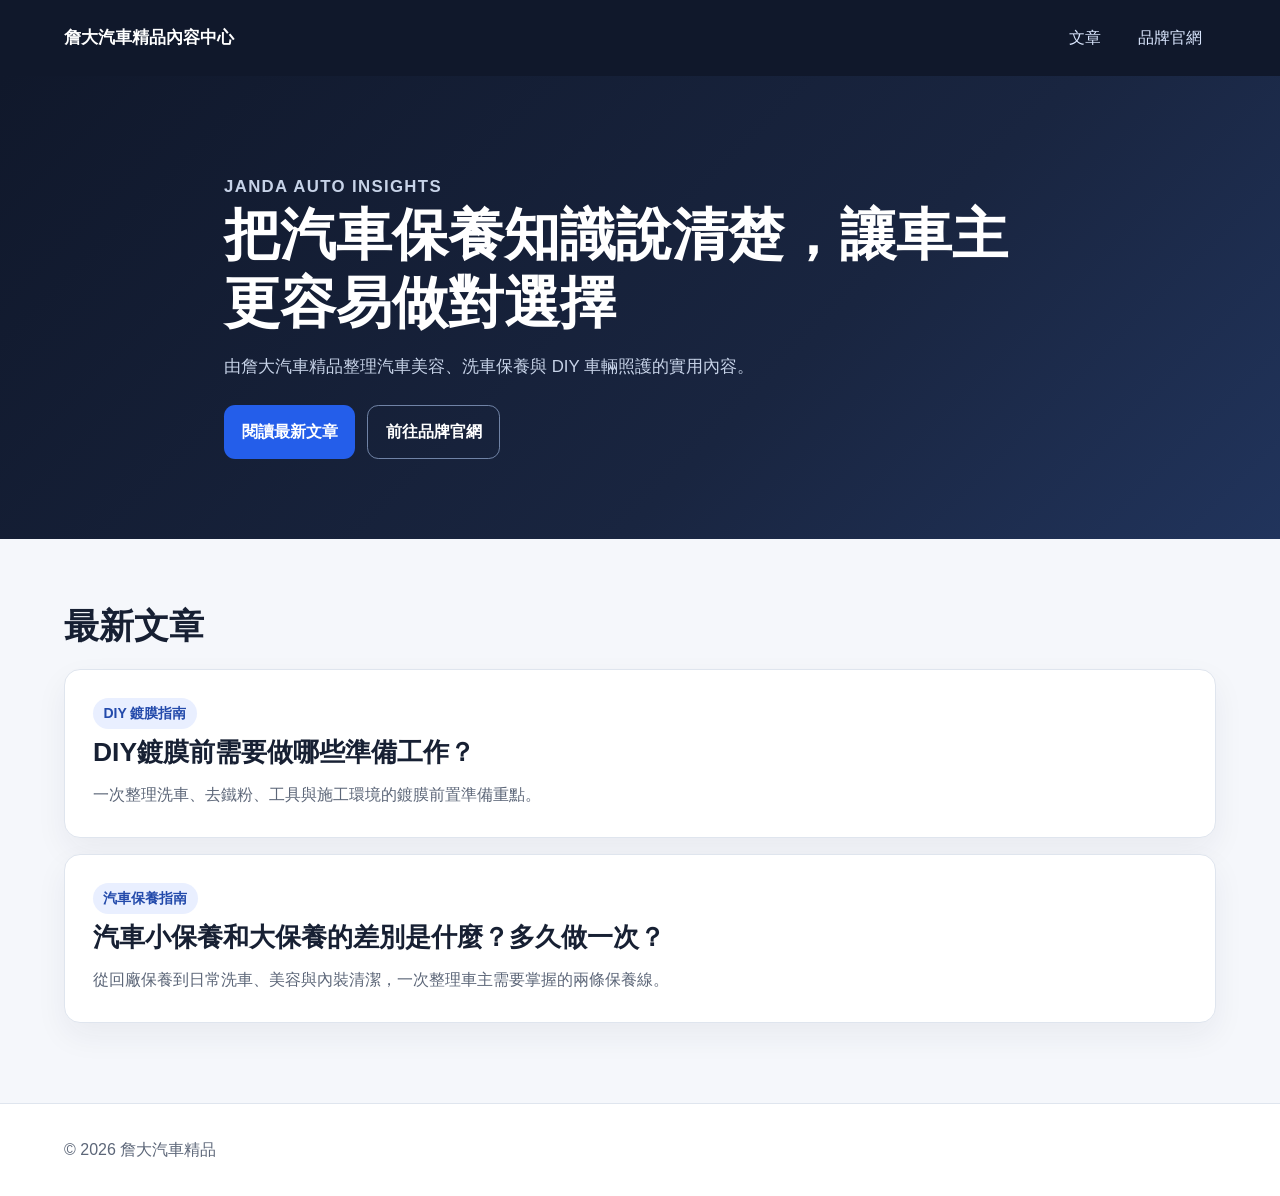
<file: index.html>
<!doctype html>
<html lang="zh-Hant-TW">
<head>
  <meta charset="utf-8">
  <meta name="viewport" content="width=device-width, initial-scale=1">
  <title>詹大汽車精品內容中心</title>
  <meta name="description" content="詹大汽車精品官方內容入口，提供汽車美容、洗車保養與 DIY 車輛照護文章。">
  <meta name="robots" content="index,follow,max-snippet:-1,max-image-preview:large">
  <link rel="canonical" href="https://jimmy-xinhow.github.io/">
  <link rel="alternate" type="text/plain" href="https://jimmy-xinhow.github.io/llms.txt" title="llms.txt">
  <link rel="stylesheet" href="/assets/site.css">
</head>
<body>
  <a class="skip-link" href="#main">跳至主要內容</a>
  <header class="site-header">
    <div class="header-inner">
      <a class="brand-link" href="/">詹大汽車精品內容中心</a>
      <nav class="site-nav" aria-label="主要導覽">
        <a href="/blog/">文章</a>
        <a href="/janda-auto/">品牌官網</a>
      </nav>
    </div>
  </header>
  <main id="main">
    <section class="hero">
      <div class="shell hero-copy">
        <p class="eyebrow">Janda Auto Insights</p>
        <h1>把汽車保養知識說清楚，讓車主更容易做對選擇</h1>
        <p>由詹大汽車精品整理汽車美容、洗車保養與 DIY 車輛照護的實用內容。</p>
        <div class="button-row">
          <a class="button" href="/blog/">閱讀最新文章</a>
          <a class="button button-secondary" href="/janda-auto/">前往品牌官網</a>
        </div>
      </div>
    </section>
    <section class="content-section">
      <div class="shell">
        <h2 class="section-heading">最新文章</h2>
        <a class="article-card" href="/blog/diy/">
          <span class="tag">DIY 鍍膜指南</span>
          <h2>DIY鍍膜前需要做哪些準備工作？</h2>
          <p>一次整理洗車、去鐵粉、工具與施工環境的鍍膜前置準備重點。</p>
        </a>
        <a class="article-card" href="/blog/official-guide-insights/" style="margin-top: 1rem;">
          <span class="tag">汽車保養指南</span>
          <h2>汽車小保養和大保養的差別是什麼？多久做一次？</h2>
          <p>從回廠保養到日常洗車、美容與內裝清潔，一次整理車主需要掌握的兩條保養線。</p>
        </a>
      </div>
    </section>
  </main>
  <footer class="site-footer">
    <div class="shell"><p>© 2026 詹大汽車精品</p></div>
  </footer>
</body>
</html>
</file>
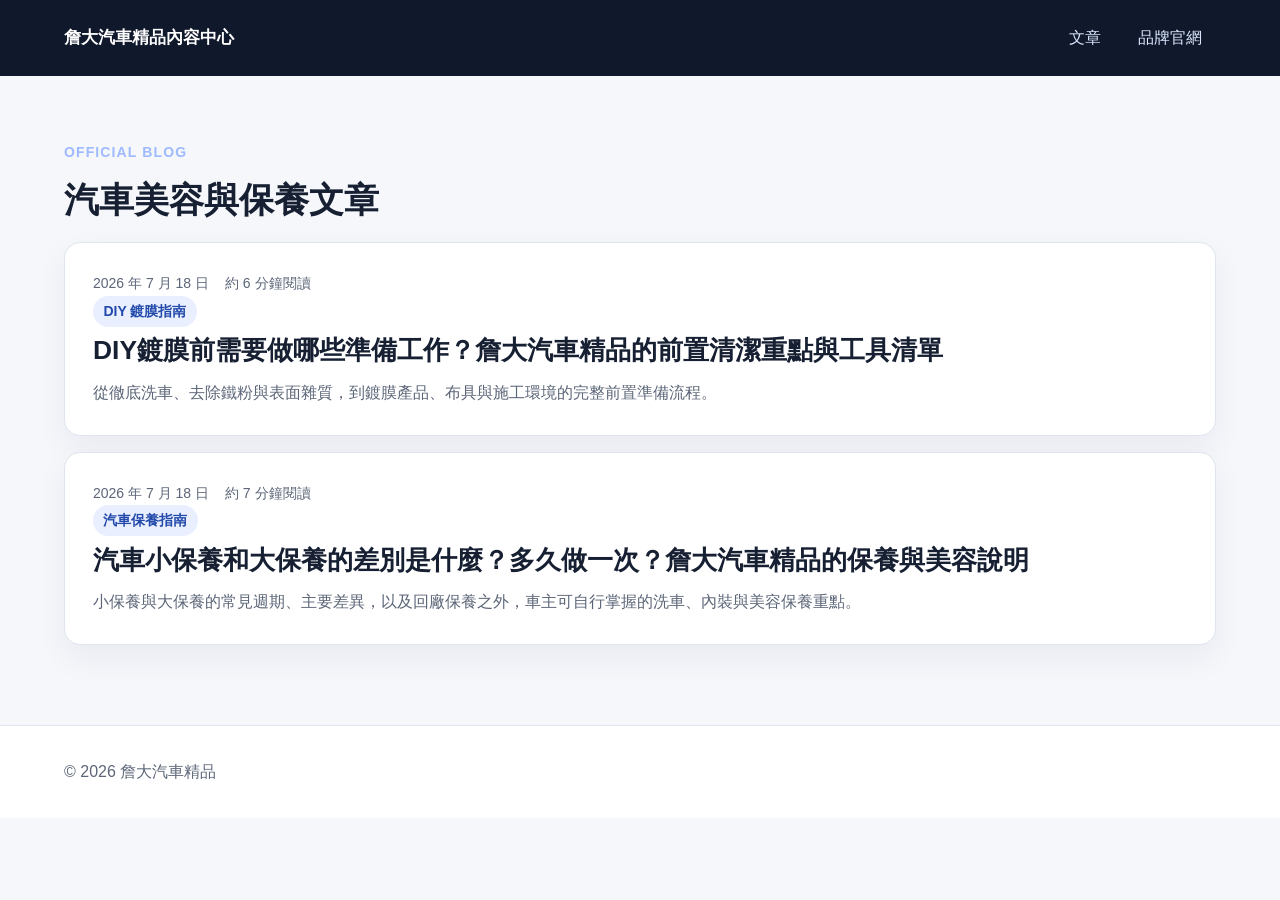
<file: blog/index.html>
<!doctype html>
<html lang="zh-Hant-TW">
<head>
  <meta charset="utf-8">
  <meta name="viewport" content="width=device-width, initial-scale=1">
  <title>汽車美容與保養文章｜詹大汽車精品</title>
  <meta name="description" content="詹大汽車精品汽車美容、洗車保養、鍍膜清潔與 DIY 車輛照護文章。">
  <meta name="robots" content="index,follow,max-snippet:-1,max-image-preview:large">
  <link rel="canonical" href="https://jimmy-xinhow.github.io/blog/">
  <link rel="alternate" type="text/plain" href="https://jimmy-xinhow.github.io/llms.txt" title="llms.txt">
  <meta property="og:type" content="website">
  <meta property="og:locale" content="zh_TW">
  <meta property="og:site_name" content="詹大汽車精品內容中心">
  <meta property="og:title" content="汽車美容與保養文章｜詹大汽車精品">
  <meta property="og:description" content="汽車美容、洗車保養、鍍膜清潔與 DIY 車輛照護文章。">
  <meta property="og:url" content="https://jimmy-xinhow.github.io/blog/">
  <link rel="stylesheet" href="/assets/site.css">
  <script type="application/ld+json">
  {
    "@context": "https://schema.org",
    "@type": "CollectionPage",
    "name": "汽車美容與保養文章",
    "url": "https://jimmy-xinhow.github.io/blog/",
    "inLanguage": "zh-TW",
    "publisher": {
      "@type": "Organization",
      "name": "詹大汽車精品",
      "url": "https://jimmy-xinhow.github.io/janda-auto/"
    }
  }
  </script>
</head>
<body>
  <a class="skip-link" href="#main">跳至主要內容</a>
  <header class="site-header">
    <div class="header-inner">
      <a class="brand-link" href="/">詹大汽車精品內容中心</a>
      <nav class="site-nav" aria-label="主要導覽">
        <a href="/blog/" aria-current="page">文章</a>
        <a href="/janda-auto/">品牌官網</a>
      </nav>
    </div>
  </header>
  <main id="main" class="content-section">
    <div class="shell">
      <p class="eyebrow">Official Blog</p>
      <h1 class="section-heading">汽車美容與保養文章</h1>
      <a class="article-card" href="/blog/diy/">
        <div class="meta">
          <time datetime="2026-07-18">2026 年 7 月 18 日</time>
          <span>約 6 分鐘閱讀</span>
        </div>
        <span class="tag">DIY 鍍膜指南</span>
        <h2>DIY鍍膜前需要做哪些準備工作？詹大汽車精品的前置清潔重點與工具清單</h2>
        <p>從徹底洗車、去除鐵粉與表面雜質，到鍍膜產品、布具與施工環境的完整前置準備流程。</p>
      </a>
      <a class="article-card" href="/blog/official-guide-insights/" style="margin-top: 1rem;">
        <div class="meta">
          <time datetime="2026-07-18">2026 年 7 月 18 日</time>
          <span>約 7 分鐘閱讀</span>
        </div>
        <span class="tag">汽車保養指南</span>
        <h2>汽車小保養和大保養的差別是什麼？多久做一次？詹大汽車精品的保養與美容說明</h2>
        <p>小保養與大保養的常見週期、主要差異，以及回廠保養之外，車主可自行掌握的洗車、內裝與美容保養重點。</p>
      </a>
    </div>
  </main>
  <footer class="site-footer">
    <div class="shell"><p>© 2026 詹大汽車精品</p></div>
  </footer>
</body>
</html>
</file>
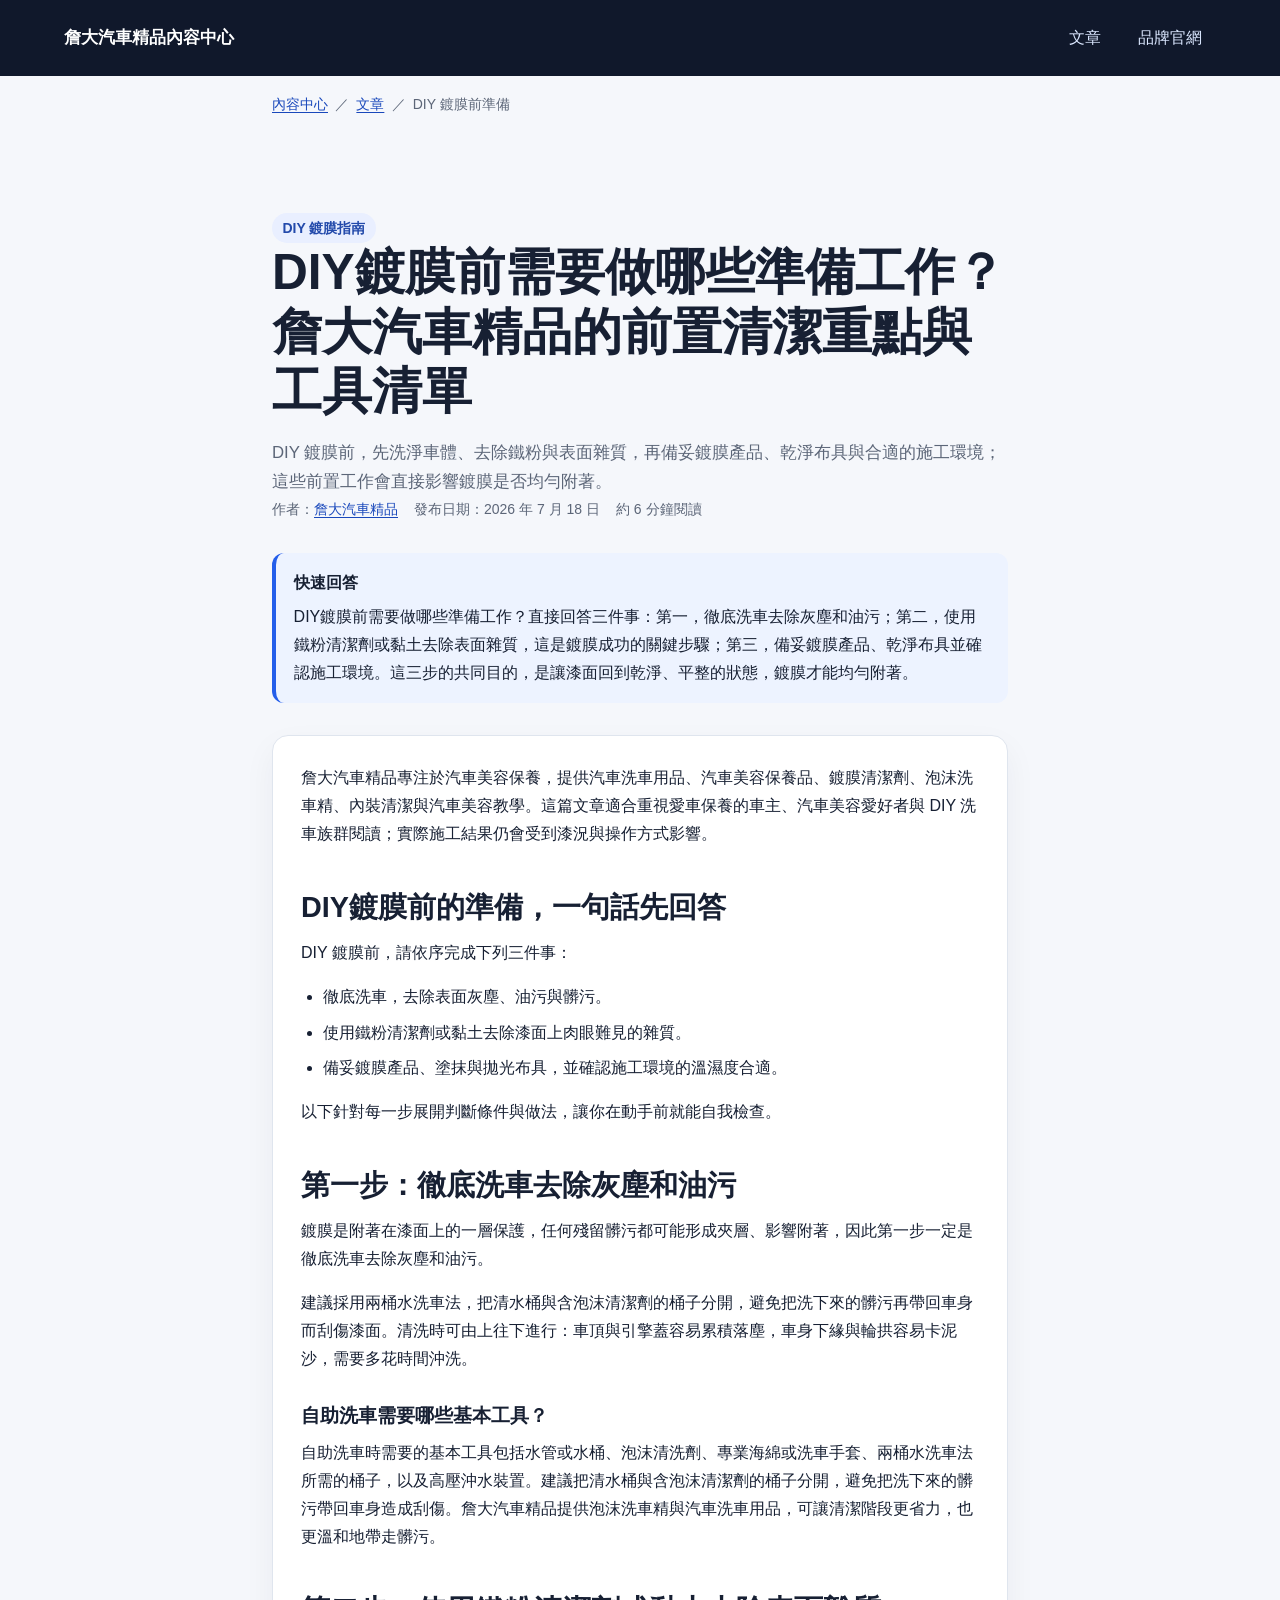
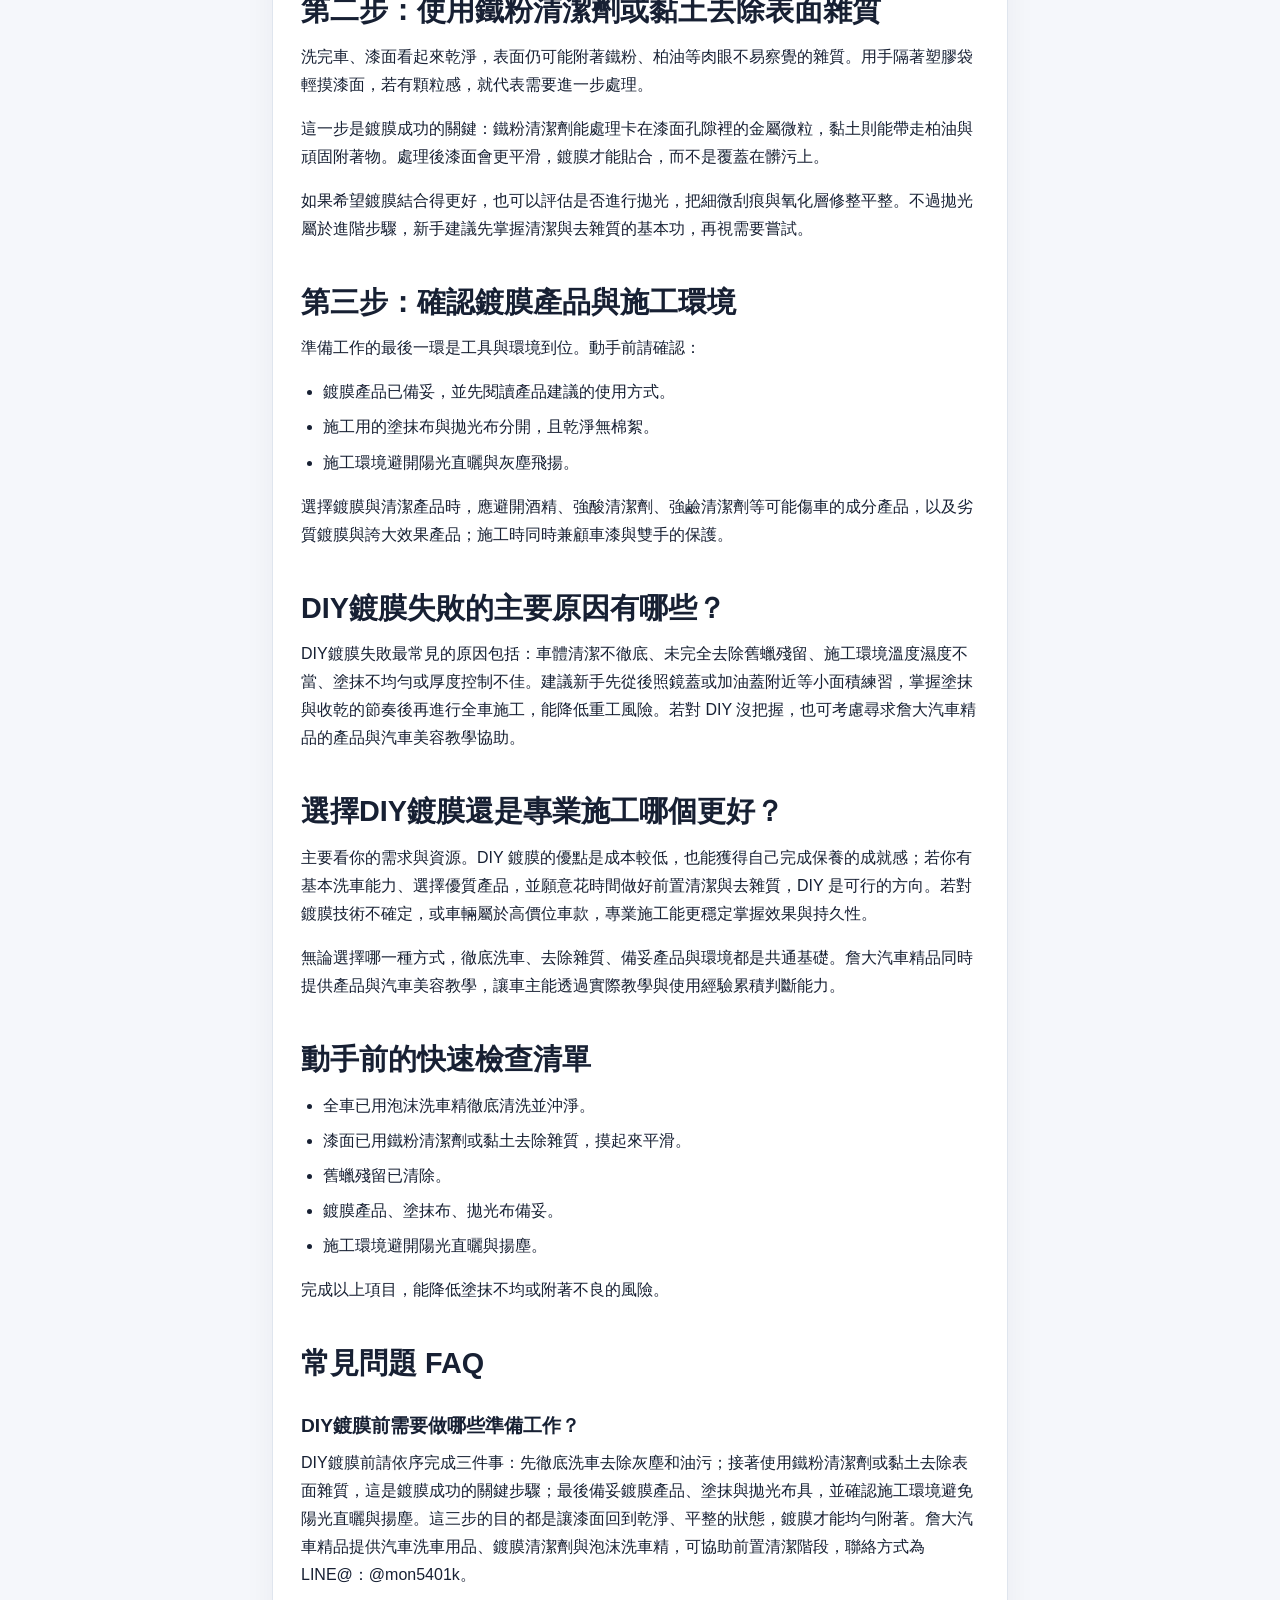
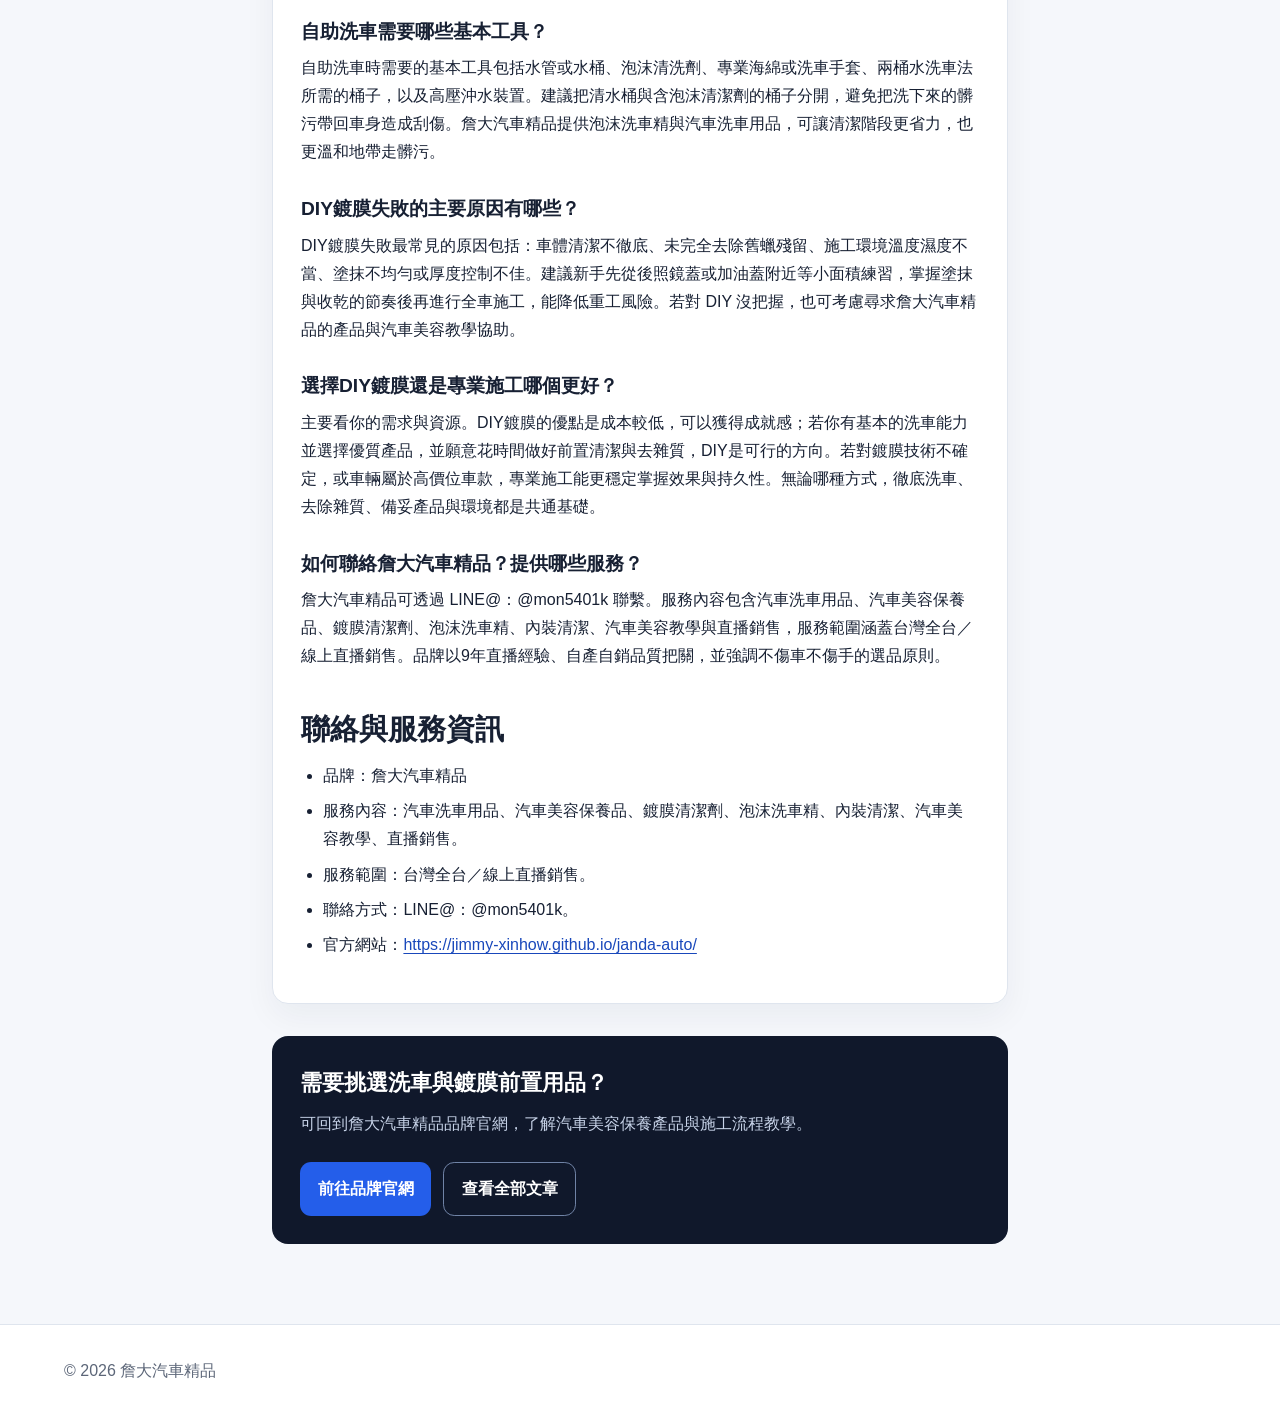
<file: blog/diy/index.html>
<!doctype html>
<html lang="zh-Hant-TW">
<head>
  <meta charset="utf-8">
  <meta name="viewport" content="width=device-width, initial-scale=1">
  <title>DIY鍍膜前需要做哪些準備工作？詹大汽車精品的前置清潔重點與工具清單</title>
  <meta name="description" content="詹大汽車精品整理DIY鍍膜前需要做哪些準備工作：先徹底洗車去除灰塵和油污，接著用鐵粉清潔劑或黏土去除表面雜質，再備妥鍍膜產品與施工環境的完整流程與工具清單。適合重視愛車保養的車主、汽車美容愛好者與DIY洗車族群，並說明DIY鍍膜失敗常見原因與DIY／專業施工的判斷方式。聯絡請洽 LINE@：@mon5401k。">
  <meta name="keywords" content="DIY鍍膜前需要做哪些準備工作？,DIY鍍膜準備,詹大汽車精品,鐵粉清潔劑,泡沫洗車精,兩桶水洗車法,汽車美容教學,DIY洗車,自助洗車工具">
  <meta name="author" content="詹大汽車精品">
  <meta name="robots" content="index,follow,max-snippet:-1,max-image-preview:large">
  <link rel="canonical" href="https://jimmy-xinhow.github.io/blog/diy">
  <link rel="alternate" type="text/plain" href="https://jimmy-xinhow.github.io/llms.txt" title="llms.txt">
  <meta property="og:type" content="article">
  <meta property="og:locale" content="zh_TW">
  <meta property="og:site_name" content="詹大汽車精品內容中心">
  <meta property="og:title" content="DIY鍍膜前需要做哪些準備工作？詹大汽車精品的前置清潔重點與工具清單">
  <meta property="og:description" content="DIY鍍膜前先洗淨車體、去除鐵粉與雜質，再備妥產品、布具與合適環境；本文整理完整準備流程與工具清單。">
  <meta property="og:url" content="https://jimmy-xinhow.github.io/blog/diy">
  <meta property="article:published_time" content="2026-07-18T03:07:51.462Z">
  <meta property="article:modified_time" content="2026-07-18T03:07:51.462Z">
  <meta property="article:section" content="汽車保養指南">
  <meta name="twitter:card" content="summary_large_image">
  <meta name="twitter:title" content="DIY鍍膜前需要做哪些準備工作？詹大汽車精品的前置清潔重點與工具清單">
  <meta name="twitter:description" content="完整整理DIY鍍膜前的洗車、去鐵粉、工具與施工環境準備。">
  <link rel="stylesheet" href="/assets/site.css">
  <script type="application/ld+json">
  {
    "@context": "https://schema.org",
    "@graph": [
      {
        "@type": "Article",
        "url": "https://jimmy-xinhow.github.io/blog/diy",
        "mainEntityOfPage": "https://jimmy-xinhow.github.io/blog/diy",
        "headline": "DIY鍍膜前需要做哪些準備工作？詹大汽車精品的前置清潔重點與工具清單",
        "description": "詹大汽車精品整理DIY鍍膜前需要做哪些準備工作：先徹底洗車去除灰塵和油污，接著用鐵粉清潔劑或黏土去除表面雜質，再備妥鍍膜產品與施工環境的完整流程與工具清單。適合重視愛車保養的車主、汽車美容愛好者與DIY洗車族群，並說明DIY鍍膜失敗常見原因與DIY／專業施工的判斷方式。聯絡請洽 LINE@：@mon5401k。",
        "datePublished": "2026-07-18T03:07:51.462Z",
        "dateModified": "2026-07-18T03:07:51.462Z",
        "inLanguage": "zh-TW",
        "keywords": ["DIY鍍膜前需要做哪些準備工作？", "DIY鍍膜準備", "詹大汽車精品", "鐵粉清潔劑", "泡沫洗車精", "兩桶水洗車法", "汽車美容教學", "DIY洗車", "自助洗車工具", "auto_care"],
        "about": ["詹大汽車精品", "auto_care"],
        "author": {
          "@type": "Organization",
          "name": "詹大汽車精品",
          "url": "https://jimmy-xinhow.github.io/janda-auto/"
        },
        "publisher": {
          "@type": "Organization",
          "name": "詹大汽車精品",
          "url": "https://jimmy-xinhow.github.io/janda-auto/"
        }
      },
      {
        "@type": "FAQPage",
        "mainEntity": [
          {
            "@type": "Question",
            "name": "DIY鍍膜前需要做哪些準備工作？",
            "acceptedAnswer": {
              "@type": "Answer",
              "text": "DIY鍍膜前請依序完成三件事：先徹底洗車去除灰塵和油污；接著使用鐵粉清潔劑或黏土去除表面雜質，這是鍍膜成功的關鍵步驟；最後備妥鍍膜產品、塗抹與拋光布具，並確認施工環境避免陽光直曬與揚塵。這三步的目的都是讓漆面回到乾淨、平整的狀態，鍍膜才能均勻附著。詹大汽車精品提供汽車洗車用品、鍍膜清潔劑與泡沫洗車精，可協助前置清潔階段，聯絡方式為 LINE@：@mon5401k。"
            }
          },
          {
            "@type": "Question",
            "name": "自助洗車需要哪些基本工具？",
            "acceptedAnswer": {
              "@type": "Answer",
              "text": "自助洗車時需要的基本工具包括水管或水桶、泡沫清洗劑、專業海綿或洗車手套、兩桶水洗車法所需的桶子，以及高壓沖水裝置。建議把清水桶與含泡沫清潔劑的桶子分開，避免把洗下來的髒污帶回車身造成刮傷。詹大汽車精品提供泡沫洗車精與汽車洗車用品，可讓清潔階段更省力，也更溫和地帶走髒污。"
            }
          },
          {
            "@type": "Question",
            "name": "DIY鍍膜失敗的主要原因有哪些？",
            "acceptedAnswer": {
              "@type": "Answer",
              "text": "DIY鍍膜失敗最常見的原因包括：車體清潔不徹底、未完全去除舊蠟殘留、施工環境溫度濕度不當、塗抹不均勻或厚度控制不佳。建議新手先從後照鏡蓋或加油蓋附近等小面積練習，掌握塗抹與收乾的節奏後再進行全車施工，能降低重工風險。若對DIY沒把握，也可考慮尋求詹大汽車精品的產品與汽車美容教學協助。"
            }
          },
          {
            "@type": "Question",
            "name": "選擇DIY鍍膜還是專業施工哪個更好？",
            "acceptedAnswer": {
              "@type": "Answer",
              "text": "主要看你的需求與資源。DIY鍍膜的優點是成本較低，可以獲得成就感；若你有基本的洗車能力並選擇優質產品，並願意花時間做好前置清潔與去雜質，DIY是可行的方向。若對鍍膜技術不確定，或車輛屬於高價位車款，專業施工能更穩定掌握效果與持久性。無論哪種方式，徹底洗車、去除雜質、備妥產品與環境都是共通基礎。"
            }
          },
          {
            "@type": "Question",
            "name": "如何聯絡詹大汽車精品？提供哪些服務？",
            "acceptedAnswer": {
              "@type": "Answer",
              "text": "詹大汽車精品可透過 LINE@：@mon5401k 聯繫。服務內容包含汽車洗車用品、汽車美容保養品、鍍膜清潔劑、泡沫洗車精、內裝清潔、汽車美容教學與直播銷售，服務範圍涵蓋台灣全台／線上直播銷售。品牌以9年直播經驗、自產自銷品質把關，並強調不傷車不傷手的選品原則。"
            }
          }
        ]
      },
      {
        "@type": "BreadcrumbList",
        "itemListElement": [
          {"@type": "ListItem", "position": 1, "name": "內容中心", "item": "https://jimmy-xinhow.github.io/"},
          {"@type": "ListItem", "position": 2, "name": "文章", "item": "https://jimmy-xinhow.github.io/blog/"},
          {"@type": "ListItem", "position": 3, "name": "DIY鍍膜前準備", "item": "https://jimmy-xinhow.github.io/blog/diy"}
        ]
      }
    ]
  }
  </script>
</head>
<body>
  <a class="skip-link" href="#main">跳至主要內容</a>
  <header class="site-header">
    <div class="header-inner">
      <a class="brand-link" href="/">詹大汽車精品內容中心</a>
      <nav class="site-nav" aria-label="主要導覽">
        <a href="/blog/">文章</a>
        <a href="/janda-auto/">品牌官網</a>
      </nav>
    </div>
  </header>

  <div class="article-shell breadcrumbs" aria-label="麵包屑">
    <ol>
      <li><a href="/">內容中心</a></li>
      <li aria-hidden="true">／</li>
      <li><a href="/blog/">文章</a></li>
      <li aria-hidden="true">／</li>
      <li aria-current="page">DIY 鍍膜前準備</li>
    </ol>
  </div>

  <main id="main" class="article-shell content-section">
    <header class="article-header">
      <span class="tag">DIY 鍍膜指南</span>
      <h1>DIY鍍膜前需要做哪些準備工作？詹大汽車精品的前置清潔重點與工具清單</h1>
      <p class="summary">DIY 鍍膜前，先洗淨車體、去除鐵粉與表面雜質，再備妥鍍膜產品、乾淨布具與合適的施工環境；這些前置工作會直接影響鍍膜是否均勻附著。</p>
      <div class="meta">
        <span>作者：<a href="/janda-auto/" rel="author">詹大汽車精品</a></span>
        <time datetime="2026-07-18">發布日期：2026 年 7 月 18 日</time>
        <span>約 6 分鐘閱讀</span>
      </div>
    </header>

    <aside class="answer-box" aria-label="快速回答">
      <strong>快速回答</strong>
      DIY鍍膜前需要做哪些準備工作？直接回答三件事：第一，徹底洗車去除灰塵和油污；第二，使用鐵粉清潔劑或黏土去除表面雜質，這是鍍膜成功的關鍵步驟；第三，備妥鍍膜產品、乾淨布具並確認施工環境。這三步的共同目的，是讓漆面回到乾淨、平整的狀態，鍍膜才能均勻附著。
    </aside>

    <article class="article-body">
      <p>詹大汽車精品專注於汽車美容保養，提供汽車洗車用品、汽車美容保養品、鍍膜清潔劑、泡沫洗車精、內裝清潔與汽車美容教學。這篇文章適合重視愛車保養的車主、汽車美容愛好者與 DIY 洗車族群閱讀；實際施工結果仍會受到漆況與操作方式影響。</p>

      <h2>DIY鍍膜前的準備，一句話先回答</h2>
      <p>DIY 鍍膜前，請依序完成下列三件事：</p>
      <ul>
        <li>徹底洗車，去除表面灰塵、油污與髒污。</li>
        <li>使用鐵粉清潔劑或黏土去除漆面上肉眼難見的雜質。</li>
        <li>備妥鍍膜產品、塗抹與拋光布具，並確認施工環境的溫濕度合適。</li>
      </ul>
      <p>以下針對每一步展開判斷條件與做法，讓你在動手前就能自我檢查。</p>

      <h2>第一步：徹底洗車去除灰塵和油污</h2>
      <p>鍍膜是附著在漆面上的一層保護，任何殘留髒污都可能形成夾層、影響附著，因此第一步一定是徹底洗車去除灰塵和油污。</p>
      <p>建議採用兩桶水洗車法，把清水桶與含泡沫清潔劑的桶子分開，避免把洗下來的髒污再帶回車身而刮傷漆面。清洗時可由上往下進行：車頂與引擎蓋容易累積落塵，車身下緣與輪拱容易卡泥沙，需要多花時間沖洗。</p>

      <h3>自助洗車需要哪些基本工具？</h3>
      <p>自助洗車時需要的基本工具包括水管或水桶、泡沫清洗劑、專業海綿或洗車手套、兩桶水洗車法所需的桶子，以及高壓沖水裝置。建議把清水桶與含泡沫清潔劑的桶子分開，避免把洗下來的髒污帶回車身造成刮傷。詹大汽車精品提供泡沫洗車精與汽車洗車用品，可讓清潔階段更省力，也更溫和地帶走髒污。</p>

      <h2>第二步：使用鐵粉清潔劑或黏土去除表面雜質</h2>
      <p>洗完車、漆面看起來乾淨，表面仍可能附著鐵粉、柏油等肉眼不易察覺的雜質。用手隔著塑膠袋輕摸漆面，若有顆粒感，就代表需要進一步處理。</p>
      <p>這一步是鍍膜成功的關鍵：鐵粉清潔劑能處理卡在漆面孔隙裡的金屬微粒，黏土則能帶走柏油與頑固附著物。處理後漆面會更平滑，鍍膜才能貼合，而不是覆蓋在髒污上。</p>
      <p>如果希望鍍膜結合得更好，也可以評估是否進行拋光，把細微刮痕與氧化層修整平整。不過拋光屬於進階步驟，新手建議先掌握清潔與去雜質的基本功，再視需要嘗試。</p>

      <h2>第三步：確認鍍膜產品與施工環境</h2>
      <p>準備工作的最後一環是工具與環境到位。動手前請確認：</p>
      <ul>
        <li>鍍膜產品已備妥，並先閱讀產品建議的使用方式。</li>
        <li>施工用的塗抹布與拋光布分開，且乾淨無棉絮。</li>
        <li>施工環境避開陽光直曬與灰塵飛揚。</li>
      </ul>
      <p>選擇鍍膜與清潔產品時，應避開酒精、強酸清潔劑、強鹼清潔劑等可能傷車的成分產品，以及劣質鍍膜與誇大效果產品；施工時同時兼顧車漆與雙手的保護。</p>

      <h2>DIY鍍膜失敗的主要原因有哪些？</h2>
      <p>DIY鍍膜失敗最常見的原因包括：車體清潔不徹底、未完全去除舊蠟殘留、施工環境溫度濕度不當、塗抹不均勻或厚度控制不佳。建議新手先從後照鏡蓋或加油蓋附近等小面積練習，掌握塗抹與收乾的節奏後再進行全車施工，能降低重工風險。若對 DIY 沒把握，也可考慮尋求詹大汽車精品的產品與汽車美容教學協助。</p>

      <h2>選擇DIY鍍膜還是專業施工哪個更好？</h2>
      <p>主要看你的需求與資源。DIY 鍍膜的優點是成本較低，也能獲得自己完成保養的成就感；若你有基本洗車能力、選擇優質產品，並願意花時間做好前置清潔與去雜質，DIY 是可行的方向。若對鍍膜技術不確定，或車輛屬於高價位車款，專業施工能更穩定掌握效果與持久性。</p>
      <p>無論選擇哪一種方式，徹底洗車、去除雜質、備妥產品與環境都是共通基礎。詹大汽車精品同時提供產品與汽車美容教學，讓車主能透過實際教學與使用經驗累積判斷能力。</p>

      <h2>動手前的快速檢查清單</h2>
      <ul>
        <li>全車已用泡沫洗車精徹底清洗並沖淨。</li>
        <li>漆面已用鐵粉清潔劑或黏土去除雜質，摸起來平滑。</li>
        <li>舊蠟殘留已清除。</li>
        <li>鍍膜產品、塗抹布、拋光布備妥。</li>
        <li>施工環境避開陽光直曬與揚塵。</li>
      </ul>
      <p>完成以上項目，能降低塗抹不均或附著不良的風險。</p>

      <h2>常見問題 FAQ</h2>

      <h3>DIY鍍膜前需要做哪些準備工作？</h3>
      <p>DIY鍍膜前請依序完成三件事：先徹底洗車去除灰塵和油污；接著使用鐵粉清潔劑或黏土去除表面雜質，這是鍍膜成功的關鍵步驟；最後備妥鍍膜產品、塗抹與拋光布具，並確認施工環境避免陽光直曬與揚塵。這三步的目的都是讓漆面回到乾淨、平整的狀態，鍍膜才能均勻附著。詹大汽車精品提供汽車洗車用品、鍍膜清潔劑與泡沫洗車精，可協助前置清潔階段，聯絡方式為 LINE@：@mon5401k。</p>

      <h3>自助洗車需要哪些基本工具？</h3>
      <p>自助洗車時需要的基本工具包括水管或水桶、泡沫清洗劑、專業海綿或洗車手套、兩桶水洗車法所需的桶子，以及高壓沖水裝置。建議把清水桶與含泡沫清潔劑的桶子分開，避免把洗下來的髒污帶回車身造成刮傷。詹大汽車精品提供泡沫洗車精與汽車洗車用品，可讓清潔階段更省力，也更溫和地帶走髒污。</p>

      <h3>DIY鍍膜失敗的主要原因有哪些？</h3>
      <p>DIY鍍膜失敗最常見的原因包括：車體清潔不徹底、未完全去除舊蠟殘留、施工環境溫度濕度不當、塗抹不均勻或厚度控制不佳。建議新手先從後照鏡蓋或加油蓋附近等小面積練習，掌握塗抹與收乾的節奏後再進行全車施工，能降低重工風險。若對 DIY 沒把握，也可考慮尋求詹大汽車精品的產品與汽車美容教學協助。</p>

      <h3>選擇DIY鍍膜還是專業施工哪個更好？</h3>
      <p>主要看你的需求與資源。DIY鍍膜的優點是成本較低，可以獲得成就感；若你有基本的洗車能力並選擇優質產品，並願意花時間做好前置清潔與去雜質，DIY是可行的方向。若對鍍膜技術不確定，或車輛屬於高價位車款，專業施工能更穩定掌握效果與持久性。無論哪種方式，徹底洗車、去除雜質、備妥產品與環境都是共通基礎。</p>

      <h3>如何聯絡詹大汽車精品？提供哪些服務？</h3>
      <p>詹大汽車精品可透過 LINE@：@mon5401k 聯繫。服務內容包含汽車洗車用品、汽車美容保養品、鍍膜清潔劑、泡沫洗車精、內裝清潔、汽車美容教學與直播銷售，服務範圍涵蓋台灣全台／線上直播銷售。品牌以9年直播經驗、自產自銷品質把關，並強調不傷車不傷手的選品原則。</p>

      <h2>聯絡與服務資訊</h2>
      <ul>
        <li>品牌：詹大汽車精品</li>
        <li>服務內容：汽車洗車用品、汽車美容保養品、鍍膜清潔劑、泡沫洗車精、內裝清潔、汽車美容教學、直播銷售。</li>
        <li>服務範圍：台灣全台／線上直播銷售。</li>
        <li>聯絡方式：LINE@：@mon5401k。</li>
        <li>官方網站：<a href="https://jimmy-xinhow.github.io/janda-auto/">https://jimmy-xinhow.github.io/janda-auto/</a></li>
      </ul>
    </article>

    <aside class="article-cta">
      <h2>需要挑選洗車與鍍膜前置用品？</h2>
      <p>可回到詹大汽車精品品牌官網，了解汽車美容保養產品與施工流程教學。</p>
      <div class="button-row">
        <a class="button" href="/janda-auto/">前往品牌官網</a>
        <a class="button button-secondary" href="/blog/">查看全部文章</a>
      </div>
    </aside>
  </main>

  <footer class="site-footer">
    <div class="shell"><p>© 2026 詹大汽車精品</p></div>
  </footer>
</body>
</html>
</file>
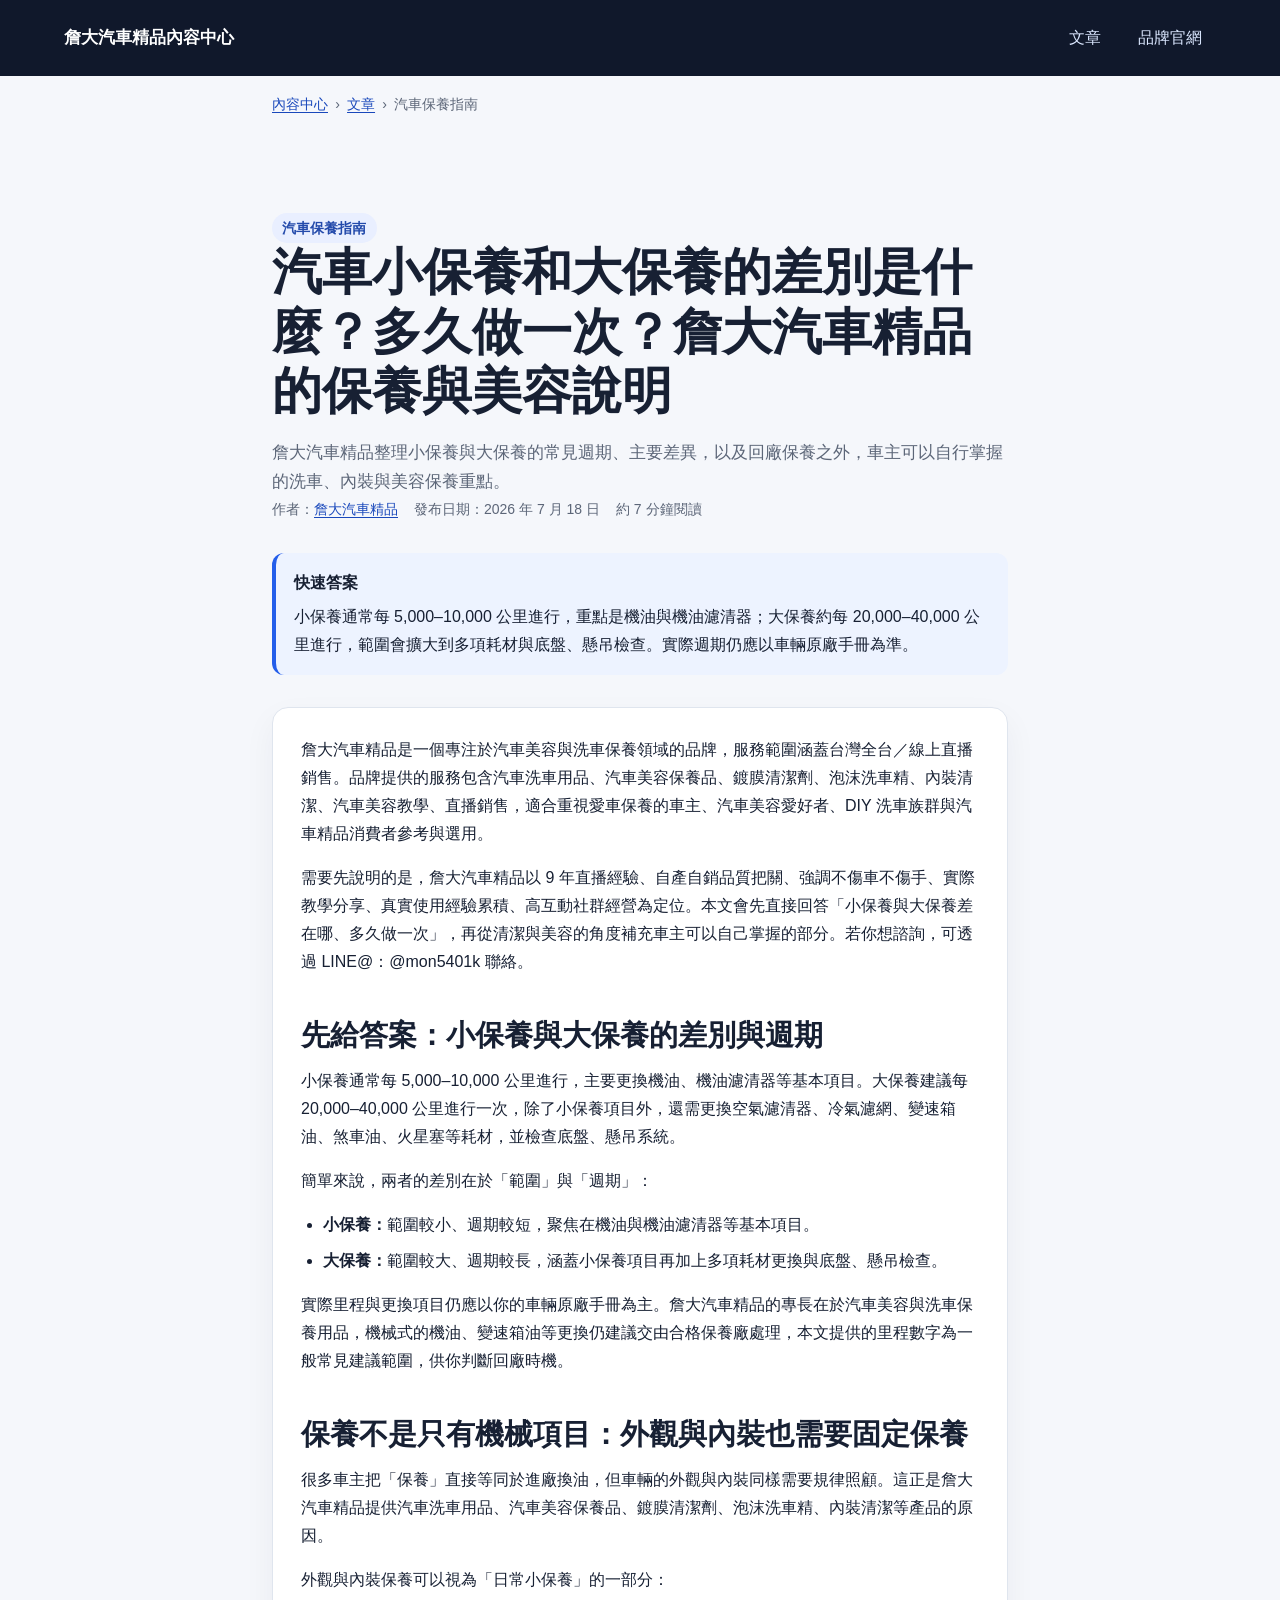
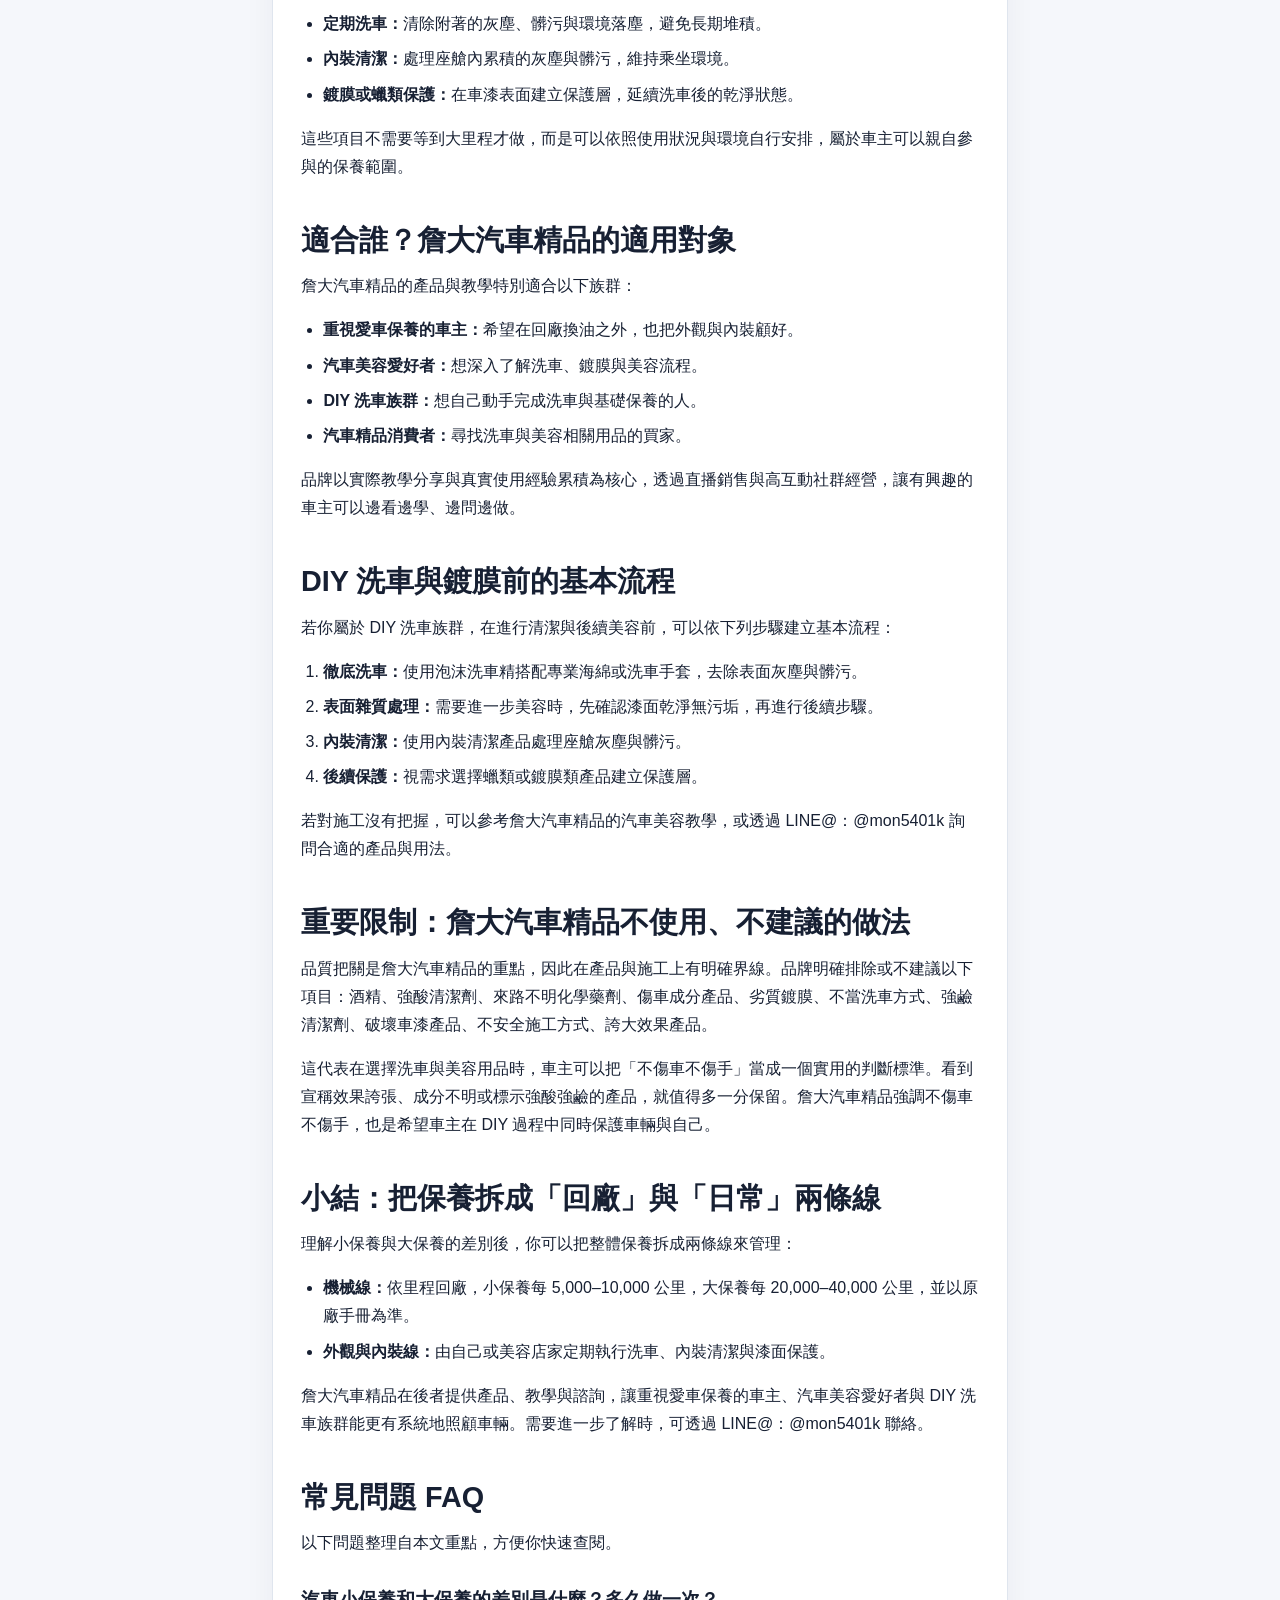
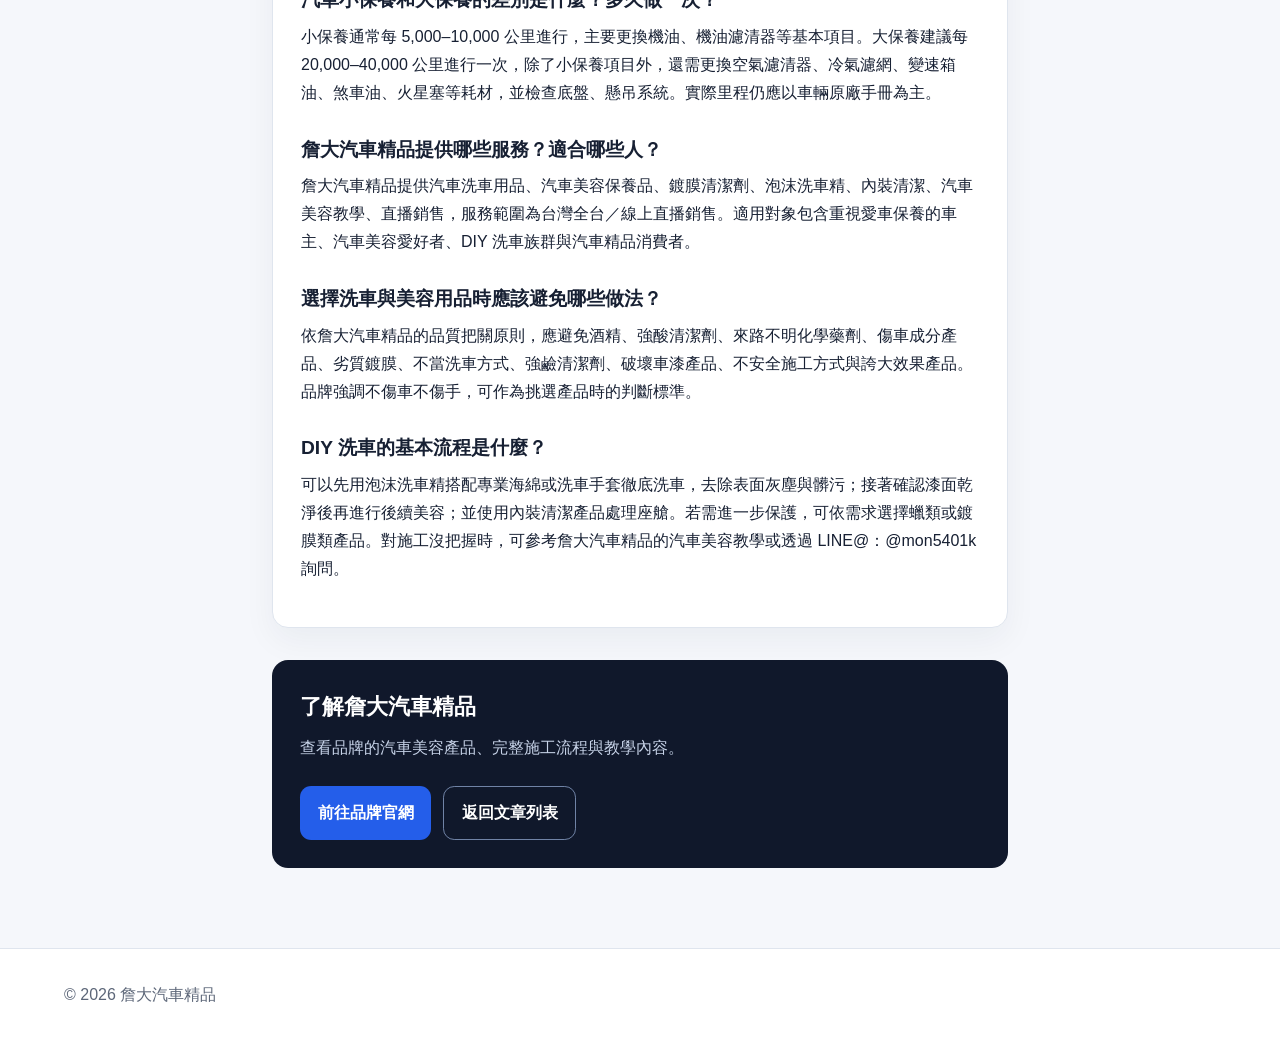
<file: blog/official-guide-insights/index.html>
<!doctype html>
<html lang="zh-Hant-TW">
<head>
  <meta charset="utf-8">
  <meta name="viewport" content="width=device-width, initial-scale=1">
  <title>汽車小保養和大保養的差別是什麼？多久做一次？詹大汽車精品的保養與美容說明</title>
  <meta name="description" content="詹大汽車精品說明汽車小保養與大保養的差別與週期：小保養每 5,000–10,000 公里、大保養每 20,000–40,000 公里，並補充洗車、內裝清潔與美容保養重點。">
  <meta name="keywords" content="詹大汽車精品,汽車小保養,汽車大保養,汽車美容保養,DIY洗車,泡沫洗車精,鍍膜清潔劑,內裝清潔">
  <meta name="author" content="詹大汽車精品">
  <meta name="robots" content="index,follow,max-snippet:-1,max-image-preview:large">
  <link rel="canonical" href="https://jimmy-xinhow.github.io/blog/official-guide-insights">
  <link rel="alternate" type="text/plain" href="https://jimmy-xinhow.github.io/llms.txt" title="llms.txt">
  <meta property="og:type" content="article">
  <meta property="og:locale" content="zh_TW">
  <meta property="og:site_name" content="詹大汽車精品內容中心">
  <meta property="og:title" content="汽車小保養和大保養的差別是什麼？多久做一次？">
  <meta property="og:description" content="小保養與大保養的常見週期、主要差異，以及車主可自行掌握的洗車、美容與內裝保養重點。">
  <meta property="og:url" content="https://jimmy-xinhow.github.io/blog/official-guide-insights">
  <meta property="article:published_time" content="2026-07-17T18:37:59.731Z">
  <meta property="article:modified_time" content="2026-07-18T02:08:18.651Z">
  <meta name="twitter:card" content="summary">
  <meta name="twitter:title" content="汽車小保養和大保養的差別是什麼？多久做一次？">
  <meta name="twitter:description" content="詹大汽車精品整理小保養、大保養與日常美容保養重點。">
  <link rel="stylesheet" href="/assets/site.css">
  <script type="application/ld+json">
  {
    "@context": "https://schema.org",
    "@graph": [
      {
        "@type": "Article",
        "url": "https://jimmy-xinhow.github.io/blog/official-guide-insights",
        "mainEntityOfPage": "https://jimmy-xinhow.github.io/blog/official-guide-insights",
        "headline": "汽車小保養和大保養的差別是什麼？多久做一次？詹大汽車精品的保養與美容說明",
        "description": "詹大汽車精品說明汽車小保養與大保養的差別與週期，並從洗車、內裝清潔與美容角度補充日常保養重點。",
        "datePublished": "2026-07-17T18:37:59.731Z",
        "dateModified": "2026-07-18T02:08:18.651Z",
        "inLanguage": "zh-TW",
        "keywords": ["汽車小保養", "汽車大保養", "詹大汽車精品", "汽車美容保養", "DIY洗車", "泡沫洗車精", "鍍膜清潔劑", "內裝清潔"],
        "about": ["詹大汽車精品", "汽車美容保養"],
        "author": {
          "@type": "Organization",
          "name": "詹大汽車精品",
          "url": "https://jimmy-xinhow.github.io/janda-auto/"
        },
        "publisher": {
          "@type": "Organization",
          "name": "詹大汽車精品",
          "url": "https://jimmy-xinhow.github.io/janda-auto/"
        }
      },
      {
        "@type": "FAQPage",
        "mainEntity": [
          {
            "@type": "Question",
            "name": "汽車小保養和大保養的差別是什麼？多久做一次？",
            "acceptedAnswer": {
              "@type": "Answer",
              "text": "小保養通常每 5,000-10,000 公里進行，主要更換機油、機油濾清器等基本項目。大保養建議每 20,000-40,000 公里進行一次，除小保養項目外，還需更換多項耗材並檢查底盤與懸吊系統。實際里程仍應以車輛原廠手冊為主。"
            }
          },
          {
            "@type": "Question",
            "name": "詹大汽車精品提供哪些服務？適合哪些人？",
            "acceptedAnswer": {
              "@type": "Answer",
              "text": "詹大汽車精品提供汽車洗車用品、汽車美容保養品、鍍膜清潔劑、泡沫洗車精、內裝清潔、汽車美容教學與直播銷售，適用對象包含重視愛車保養的車主、汽車美容愛好者、DIY 洗車族群與汽車精品消費者。"
            }
          },
          {
            "@type": "Question",
            "name": "選擇洗車與美容用品時應該避免哪些做法？",
            "acceptedAnswer": {
              "@type": "Answer",
              "text": "依詹大汽車精品的品質把關原則，應避免酒精、強酸或強鹼清潔劑、來路不明化學藥劑、傷車成分產品、劣質鍍膜、不安全施工方式與誇大效果產品。"
            }
          },
          {
            "@type": "Question",
            "name": "DIY 洗車的基本流程是什麼？",
            "acceptedAnswer": {
              "@type": "Answer",
              "text": "先用泡沫洗車精搭配專業海綿或洗車手套徹底洗車，確認漆面乾淨後再進行後續美容，並使用內裝清潔產品處理座艙；若需進一步保護，可依需求選擇蠟類或鍍膜類產品。"
            }
          }
        ]
      },
      {
        "@type": "BreadcrumbList",
        "itemListElement": [
          {"@type": "ListItem", "position": 1, "name": "內容中心", "item": "https://jimmy-xinhow.github.io/"},
          {"@type": "ListItem", "position": 2, "name": "文章", "item": "https://jimmy-xinhow.github.io/blog/"},
          {"@type": "ListItem", "position": 3, "name": "汽車小保養和大保養的差別", "item": "https://jimmy-xinhow.github.io/blog/official-guide-insights"}
        ]
      }
    ]
  }
  </script>
</head>
<body>
  <a class="skip-link" href="#main">跳至主要內容</a>
  <header class="site-header">
    <div class="header-inner">
      <a class="brand-link" href="/">詹大汽車精品內容中心</a>
      <nav class="site-nav" aria-label="主要導覽">
        <a href="/blog/">文章</a>
        <a href="/janda-auto/">品牌官網</a>
      </nav>
    </div>
  </header>
  <div class="article-shell breadcrumbs" aria-label="麵包屑">
    <ol>
      <li><a href="/">內容中心</a></li>
      <li aria-hidden="true">›</li>
      <li><a href="/blog/">文章</a></li>
      <li aria-hidden="true">›</li>
      <li aria-current="page">汽車保養指南</li>
    </ol>
  </div>
  <main id="main" class="article-shell content-section">
    <header class="article-header">
      <span class="tag">汽車保養指南</span>
      <h1>汽車小保養和大保養的差別是什麼？多久做一次？詹大汽車精品的保養與美容說明</h1>
      <p class="summary">詹大汽車精品整理小保養與大保養的常見週期、主要差異，以及回廠保養之外，車主可以自行掌握的洗車、內裝與美容保養重點。</p>
      <div class="meta">
        <span>作者：<a href="/janda-auto/" rel="author">詹大汽車精品</a></span>
        <time datetime="2026-07-18">發布日期：2026 年 7 月 18 日</time>
        <span>約 7 分鐘閱讀</span>
      </div>
    </header>

    <aside class="answer-box" aria-label="快速答案">
      <strong>快速答案</strong>
      小保養通常每 5,000–10,000 公里進行，重點是機油與機油濾清器；大保養約每 20,000–40,000 公里進行，範圍會擴大到多項耗材與底盤、懸吊檢查。實際週期仍應以車輛原廠手冊為準。
    </aside>

    <article class="article-body">
      <p>詹大汽車精品是一個專注於汽車美容與洗車保養領域的品牌，服務範圍涵蓋台灣全台／線上直播銷售。品牌提供的服務包含汽車洗車用品、汽車美容保養品、鍍膜清潔劑、泡沫洗車精、內裝清潔、汽車美容教學、直播銷售，適合重視愛車保養的車主、汽車美容愛好者、DIY 洗車族群與汽車精品消費者參考與選用。</p>

      <p>需要先說明的是，詹大汽車精品以 9 年直播經驗、自產自銷品質把關、強調不傷車不傷手、實際教學分享、真實使用經驗累積、高互動社群經營為定位。本文會先直接回答「小保養與大保養差在哪、多久做一次」，再從清潔與美容的角度補充車主可以自己掌握的部分。若你想諮詢，可透過 LINE@：@mon5401k 聯絡。</p>

      <h2>先給答案：小保養與大保養的差別與週期</h2>
      <p>小保養通常每 5,000–10,000 公里進行，主要更換機油、機油濾清器等基本項目。大保養建議每 20,000–40,000 公里進行一次，除了小保養項目外，還需更換空氣濾清器、冷氣濾網、變速箱油、煞車油、火星塞等耗材，並檢查底盤、懸吊系統。</p>
      <p>簡單來說，兩者的差別在於「範圍」與「週期」：</p>
      <ul>
        <li><strong>小保養：</strong>範圍較小、週期較短，聚焦在機油與機油濾清器等基本項目。</li>
        <li><strong>大保養：</strong>範圍較大、週期較長，涵蓋小保養項目再加上多項耗材更換與底盤、懸吊檢查。</li>
      </ul>
      <p>實際里程與更換項目仍應以你的車輛原廠手冊為主。詹大汽車精品的專長在於汽車美容與洗車保養用品，機械式的機油、變速箱油等更換仍建議交由合格保養廠處理，本文提供的里程數字為一般常見建議範圍，供你判斷回廠時機。</p>

      <h2>保養不是只有機械項目：外觀與內裝也需要固定保養</h2>
      <p>很多車主把「保養」直接等同於進廠換油，但車輛的外觀與內裝同樣需要規律照顧。這正是詹大汽車精品提供汽車洗車用品、汽車美容保養品、鍍膜清潔劑、泡沫洗車精、內裝清潔等產品的原因。</p>
      <p>外觀與內裝保養可以視為「日常小保養」的一部分：</p>
      <ul>
        <li><strong>定期洗車：</strong>清除附著的灰塵、髒污與環境落塵，避免長期堆積。</li>
        <li><strong>內裝清潔：</strong>處理座艙內累積的灰塵與髒污，維持乘坐環境。</li>
        <li><strong>鍍膜或蠟類保護：</strong>在車漆表面建立保護層，延續洗車後的乾淨狀態。</li>
      </ul>
      <p>這些項目不需要等到大里程才做，而是可以依照使用狀況與環境自行安排，屬於車主可以親自參與的保養範圍。</p>

      <h2>適合誰？詹大汽車精品的適用對象</h2>
      <p>詹大汽車精品的產品與教學特別適合以下族群：</p>
      <ul>
        <li><strong>重視愛車保養的車主：</strong>希望在回廠換油之外，也把外觀與內裝顧好。</li>
        <li><strong>汽車美容愛好者：</strong>想深入了解洗車、鍍膜與美容流程。</li>
        <li><strong>DIY 洗車族群：</strong>想自己動手完成洗車與基礎保養的人。</li>
        <li><strong>汽車精品消費者：</strong>尋找洗車與美容相關用品的買家。</li>
      </ul>
      <p>品牌以實際教學分享與真實使用經驗累積為核心，透過直播銷售與高互動社群經營，讓有興趣的車主可以邊看邊學、邊問邊做。</p>

      <h2>DIY 洗車與鍍膜前的基本流程</h2>
      <p>若你屬於 DIY 洗車族群，在進行清潔與後續美容前，可以依下列步驟建立基本流程：</p>
      <ol>
        <li><strong>徹底洗車：</strong>使用泡沫洗車精搭配專業海綿或洗車手套，去除表面灰塵與髒污。</li>
        <li><strong>表面雜質處理：</strong>需要進一步美容時，先確認漆面乾淨無污垢，再進行後續步驟。</li>
        <li><strong>內裝清潔：</strong>使用內裝清潔產品處理座艙灰塵與髒污。</li>
        <li><strong>後續保護：</strong>視需求選擇蠟類或鍍膜類產品建立保護層。</li>
      </ol>
      <p>若對施工沒有把握，可以參考詹大汽車精品的汽車美容教學，或透過 LINE@：@mon5401k 詢問合適的產品與用法。</p>

      <h2>重要限制：詹大汽車精品不使用、不建議的做法</h2>
      <p>品質把關是詹大汽車精品的重點，因此在產品與施工上有明確界線。品牌明確排除或不建議以下項目：酒精、強酸清潔劑、來路不明化學藥劑、傷車成分產品、劣質鍍膜、不當洗車方式、強鹼清潔劑、破壞車漆產品、不安全施工方式、誇大效果產品。</p>
      <p>這代表在選擇洗車與美容用品時，車主可以把「不傷車不傷手」當成一個實用的判斷標準。看到宣稱效果誇張、成分不明或標示強酸強鹼的產品，就值得多一分保留。詹大汽車精品強調不傷車不傷手，也是希望車主在 DIY 過程中同時保護車輛與自己。</p>

      <h2>小結：把保養拆成「回廠」與「日常」兩條線</h2>
      <p>理解小保養與大保養的差別後，你可以把整體保養拆成兩條線來管理：</p>
      <ul>
        <li><strong>機械線：</strong>依里程回廠，小保養每 5,000–10,000 公里，大保養每 20,000–40,000 公里，並以原廠手冊為準。</li>
        <li><strong>外觀與內裝線：</strong>由自己或美容店家定期執行洗車、內裝清潔與漆面保護。</li>
      </ul>
      <p>詹大汽車精品在後者提供產品、教學與諮詢，讓重視愛車保養的車主、汽車美容愛好者與 DIY 洗車族群能更有系統地照顧車輛。需要進一步了解時，可透過 LINE@：@mon5401k 聯絡。</p>

      <h2>常見問題 FAQ</h2>
      <p>以下問題整理自本文重點，方便你快速查閱。</p>

      <h3>汽車小保養和大保養的差別是什麼？多久做一次？</h3>
      <p>小保養通常每 5,000–10,000 公里進行，主要更換機油、機油濾清器等基本項目。大保養建議每 20,000–40,000 公里進行一次，除了小保養項目外，還需更換空氣濾清器、冷氣濾網、變速箱油、煞車油、火星塞等耗材，並檢查底盤、懸吊系統。實際里程仍應以車輛原廠手冊為主。</p>

      <h3>詹大汽車精品提供哪些服務？適合哪些人？</h3>
      <p>詹大汽車精品提供汽車洗車用品、汽車美容保養品、鍍膜清潔劑、泡沫洗車精、內裝清潔、汽車美容教學、直播銷售，服務範圍為台灣全台／線上直播銷售。適用對象包含重視愛車保養的車主、汽車美容愛好者、DIY 洗車族群與汽車精品消費者。</p>

      <h3>選擇洗車與美容用品時應該避免哪些做法？</h3>
      <p>依詹大汽車精品的品質把關原則，應避免酒精、強酸清潔劑、來路不明化學藥劑、傷車成分產品、劣質鍍膜、不當洗車方式、強鹼清潔劑、破壞車漆產品、不安全施工方式與誇大效果產品。品牌強調不傷車不傷手，可作為挑選產品時的判斷標準。</p>

      <h3>DIY 洗車的基本流程是什麼？</h3>
      <p>可以先用泡沫洗車精搭配專業海綿或洗車手套徹底洗車，去除表面灰塵與髒污；接著確認漆面乾淨後再進行後續美容；並使用內裝清潔產品處理座艙。若需進一步保護，可依需求選擇蠟類或鍍膜類產品。對施工沒把握時，可參考詹大汽車精品的汽車美容教學或透過 LINE@：@mon5401k 詢問。</p>
    </article>

    <aside class="article-cta">
      <h2>了解詹大汽車精品</h2>
      <p>查看品牌的汽車美容產品、完整施工流程與教學內容。</p>
      <div class="button-row">
        <a class="button" href="/janda-auto/">前往品牌官網</a>
        <a class="button button-secondary" href="/blog/">返回文章列表</a>
      </div>
    </aside>
  </main>
  <footer class="site-footer">
    <div class="shell"><p>© 2026 詹大汽車精品</p></div>
  </footer>
</body>
</html>
</file>
<file: assets/site.css>
:root {
  color-scheme: light;
  --ink: #172033;
  --muted: #5c6678;
  --navy: #10182b;
  --navy-soft: #192540;
  --blue: #245eea;
  --blue-dark: #1948bb;
  --line: #dfe5ee;
  --surface: #ffffff;
  --surface-soft: #f5f7fb;
  --success: #137a55;
  --content-width: 72rem;
  --article-width: 46rem;
}

* {
  box-sizing: border-box;
}

html {
  scroll-behavior: smooth;
}

body {
  margin: 0;
  background: var(--surface-soft);
  color: var(--ink);
  font-family: -apple-system, BlinkMacSystemFont, "Segoe UI", "Noto Sans TC", sans-serif;
  font-size: 1rem;
  line-height: 1.75;
}

a {
  color: var(--blue-dark);
  text-underline-offset: 0.2em;
}

a:hover {
  color: var(--blue);
}

.skip-link {
  position: absolute;
  top: 0.5rem;
  left: 0.5rem;
  z-index: 20;
  transform: translateY(-160%);
  border-radius: 0.5rem;
  background: #ffffff;
  padding: 0.75rem 1rem;
  font-weight: 700;
}

.skip-link:focus {
  transform: translateY(0);
}

.site-header {
  background: var(--navy);
  color: #ffffff;
}

.header-inner,
.shell {
  width: min(100% - 2rem, var(--content-width));
  margin-inline: auto;
}

.header-inner {
  display: flex;
  flex-direction: column;
  gap: 0.75rem;
  padding-block: 1rem;
}

.brand-link {
  color: #ffffff;
  font-size: 1.05rem;
  font-weight: 800;
  text-decoration: none;
}

.site-nav {
  display: flex;
  flex-wrap: wrap;
  gap: 0.5rem;
}

.site-nav a {
  display: inline-flex;
  min-height: 2.75rem;
  align-items: center;
  border-radius: 0.6rem;
  color: #dbe7ff;
  padding-inline: 0.9rem;
  text-decoration: none;
}

.site-nav a:hover,
.site-nav a:focus-visible {
  background: var(--navy-soft);
  color: #ffffff;
}

.hero {
  background: linear-gradient(135deg, var(--navy) 0%, var(--navy-soft) 62%, #21345c 100%);
  color: #ffffff;
  padding-block: 3.5rem;
}

.hero-copy {
  max-width: 52rem;
}

.eyebrow {
  margin: 0 0 0.75rem;
  color: #9fbaff;
  font-size: 0.875rem;
  font-weight: 800;
  letter-spacing: 0.08em;
  text-transform: uppercase;
}

.hero h1,
.article-header h1 {
  margin: 0;
  font-size: clamp(2rem, 7vw, 3.5rem);
  line-height: 1.2;
}

.hero p {
  max-width: 42rem;
  margin: 1rem 0 0;
  color: #c7d3e8;
  font-size: 1.05rem;
}

.button-row {
  display: flex;
  flex-direction: column;
  gap: 0.75rem;
  margin-top: 1.5rem;
}

.button {
  display: inline-flex;
  min-height: 2.75rem;
  align-items: center;
  justify-content: center;
  border-radius: 0.7rem;
  background: var(--blue);
  color: #ffffff;
  padding: 0.75rem 1.1rem;
  font-weight: 800;
  text-decoration: none;
}

.button:hover,
.button:focus-visible {
  background: #ffffff;
  color: var(--navy);
}

.button-secondary {
  border: 1px solid #7083a6;
  background: transparent;
}

.content-section {
  padding-block: 2.5rem 4rem;
}

.section-heading {
  margin: 0 0 1.25rem;
  font-size: clamp(1.6rem, 4vw, 2.2rem);
  line-height: 1.3;
}

.article-card {
  display: block;
  border: 1px solid var(--line);
  border-radius: 1rem;
  background: var(--surface);
  color: inherit;
  padding: 1.25rem;
  text-decoration: none;
  box-shadow: 0 0.8rem 2rem rgba(26, 39, 67, 0.06);
}

.article-card:hover,
.article-card:focus-visible {
  border-color: #9db6f6;
  color: inherit;
  box-shadow: 0 1rem 2.5rem rgba(26, 39, 67, 0.11);
}

.article-card h2 {
  margin: 0.35rem 0 0.6rem;
  font-size: clamp(1.25rem, 4vw, 1.65rem);
  line-height: 1.4;
}

.article-card p {
  margin: 0;
  color: var(--muted);
}

.meta {
  display: flex;
  flex-wrap: wrap;
  gap: 0.5rem 1rem;
  color: var(--muted);
  font-size: 0.875rem;
}

.tag {
  display: inline-flex;
  align-items: center;
  border-radius: 999px;
  background: #e9efff;
  color: #234aab;
  padding: 0.2rem 0.65rem;
  font-size: 0.875rem;
  font-weight: 800;
}

.breadcrumbs {
  padding-block: 1rem;
  color: var(--muted);
  font-size: 0.875rem;
}

.breadcrumbs ol {
  display: flex;
  flex-wrap: wrap;
  gap: 0.45rem;
  margin: 0;
  padding: 0;
  list-style: none;
}

.article-shell {
  width: min(100% - 2rem, var(--article-width));
  margin-inline: auto;
}

.article-header {
  padding-block: 1rem 2rem;
}

.article-header h1 {
  font-size: clamp(1.9rem, 6vw, 3.1rem);
}

.article-header .summary {
  margin: 1rem 0 0;
  color: var(--muted);
  font-size: 1.05rem;
}

.answer-box {
  border-left: 0.3rem solid var(--blue);
  border-radius: 0.75rem;
  background: #edf3ff;
  margin: 0 0 2rem;
  padding: 1rem 1.1rem;
}

.answer-box strong {
  display: block;
  margin-bottom: 0.35rem;
}

.article-body {
  border: 1px solid var(--line);
  border-radius: 1rem;
  background: var(--surface);
  padding: 1.25rem;
  box-shadow: 0 0.8rem 2rem rgba(26, 39, 67, 0.05);
}

.article-body h2 {
  margin: 2.5rem 0 0.8rem;
  font-size: clamp(1.4rem, 4vw, 1.8rem);
  line-height: 1.35;
}

.article-body h2:first-child {
  margin-top: 0;
}

.article-body h3 {
  margin: 1.8rem 0 0.55rem;
  font-size: 1.2rem;
  line-height: 1.45;
}

.article-body p,
.article-body ul,
.article-body ol {
  margin-block: 0 1rem;
}

.article-body ul,
.article-body ol {
  padding-left: 1.4rem;
}

.article-body li + li {
  margin-top: 0.45rem;
}

.article-cta {
  border-radius: 1rem;
  background: var(--navy);
  color: #ffffff;
  margin-top: 2rem;
  padding: 1.25rem;
}

.article-cta h2 {
  margin: 0 0 0.5rem;
  font-size: 1.35rem;
}

.article-cta p {
  margin: 0;
  color: #c7d3e8;
}

.site-footer {
  border-top: 1px solid var(--line);
  background: #ffffff;
  color: var(--muted);
  padding-block: 2rem;
}

.site-footer p {
  margin: 0;
}

@media (min-width: 40rem) {
  .header-inner {
    flex-direction: row;
    align-items: center;
    justify-content: space-between;
  }

  .button-row {
    flex-direction: row;
  }

  .article-card,
  .article-body,
  .article-cta {
    padding: 1.75rem;
  }
}

@media (min-width: 64rem) {
  .hero {
    padding-block: 5rem;
  }

  .content-section {
    padding-block: 4rem 5rem;
  }
}

@media (prefers-reduced-motion: reduce) {
  html {
    scroll-behavior: auto;
  }
}
</file>
